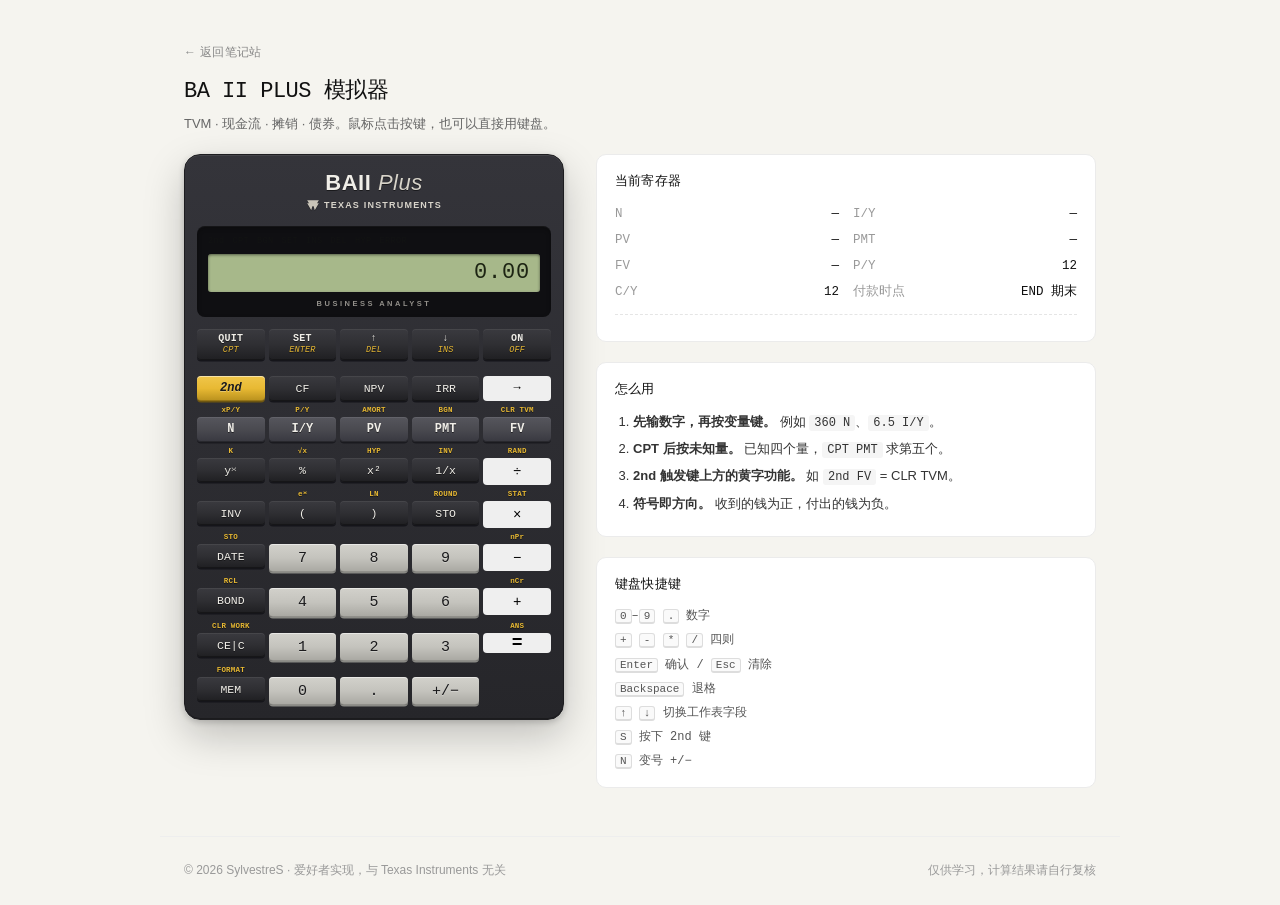
<file: BAII/index.html>
<!DOCTYPE html>
<html lang="zh-CN">
<head>
<meta charset="utf-8" />
<meta name="viewport" content="width=device-width, initial-scale=1" />
<title>BA II PLUS 金融计算器 · SylvestreS</title>
<meta name="description" content="浏览器里的 TI BA II PLUS 模拟器：TVM、现金流 NPV/IRR、摊销、债券，按键与真机一致。" />
<link rel="stylesheet" href="style.css" />
</head>
<body>

<header class="site-head">
  <a class="back" href="../#/">← 返回笔记站</a>
  <h1>BA II PLUS 模拟器</h1>
  <p class="sub">TVM · 现金流 · 摊销 · 债券。鼠标点击按键，也可以直接用键盘。</p>
</header>

<main class="wrap">

  <div class="calc" id="calc">
    <div class="brand">
      <div class="brand-row">
        <span class="brand-model"><b>BAII</b><i> Plus</i></span>
      </div>
      <div class="brand-row brand-ti">
        <!-- 德州仪器 Texas state 标志 -->
        <svg class="ti-mark" viewBox="0 0 24 24" aria-hidden="true">
          <path d="M2 4 L22 4 L19 9 L22 9 L15 21 L13 14 L11 14 L9 21 L2 9 L5 9 Z"
                fill="#c9c4b8" stroke="none"/>
        </svg>
        <span class="brand-name">TEXAS INSTRUMENTS</span>
      </div>
    </div>

    <div class="screen" id="screen">
      <div class="indicators">
        <span class="ind" data-ind="2nd">2nd</span>
        <span class="ind" data-ind="cpt">CPT</span>
        <span class="ind" data-ind="bgn">BGN</span>
        <span class="ind" data-ind="set">SET</span>
        <span class="ind" data-ind="ins">INS</span>
        <span class="ind" data-ind="del">DEL</span>
        <span class="ind" data-ind="hypoth">HYP</span>
        <span class="ind" data-ind="err">ERROR</span>
      </div>
      <div class="lcd">
        <span class="lcd-label" id="lcd-label"></span>
        <span class="lcd-value" id="lcd-value">0</span>
      </div>
      <div class="lcd-foot">BUSINESS ANALYST</div>
    </div>

    <div class="keypad" id="keypad"></div>
  </div>

  <aside class="panels">
    <section class="panel">
      <h2>当前寄存器</h2>
      <div class="regs" id="regs"></div>
      <div class="panel-note" id="cf-view"></div>
    </section>

    <section class="panel">
      <h2>怎么用</h2>
      <ol class="howto">
        <li><b>先输数字，再按变量键。</b> 例如 <code>360 N</code>、<code>6.5 I/Y</code>。</li>
        <li><b>CPT 后按未知量。</b> 已知四个量，<code>CPT PMT</code> 求第五个。</li>
        <li><b>2nd 触发键上方的黄字功能。</b> 如 <code>2nd FV</code> = CLR TVM。</li>
        <li><b>符号即方向。</b> 收到的钱为正，付出的钱为负。</li>
      </ol>
    </section>

    <section class="panel">
      <h2>键盘快捷键</h2>
      <div class="keys-help">
        <div><kbd>0</kbd>–<kbd>9</kbd> <kbd>.</kbd> 数字</div>
        <div><kbd>+</kbd> <kbd>-</kbd> <kbd>*</kbd> <kbd>/</kbd> 四则</div>
        <div><kbd>Enter</kbd> 确认 / <kbd>Esc</kbd> 清除</div>
        <div><kbd>Backspace</kbd> 退格</div>
        <div><kbd>↑</kbd> <kbd>↓</kbd> 切换工作表字段</div>
        <div><kbd>S</kbd> 按下 2nd 键</div>
        <div><kbd>N</kbd> 变号 +/−</div>
      </div>
    </section>
  </aside>

</main>

<footer class="site-foot">
  <span>© 2026 SylvestreS · 爱好者实现，与 Texas Instruments 无关</span>
  <span>仅供学习，计算结果请自行复核</span>
</footer>

<script src="app.js"></script>
</body>
</html>
</file>
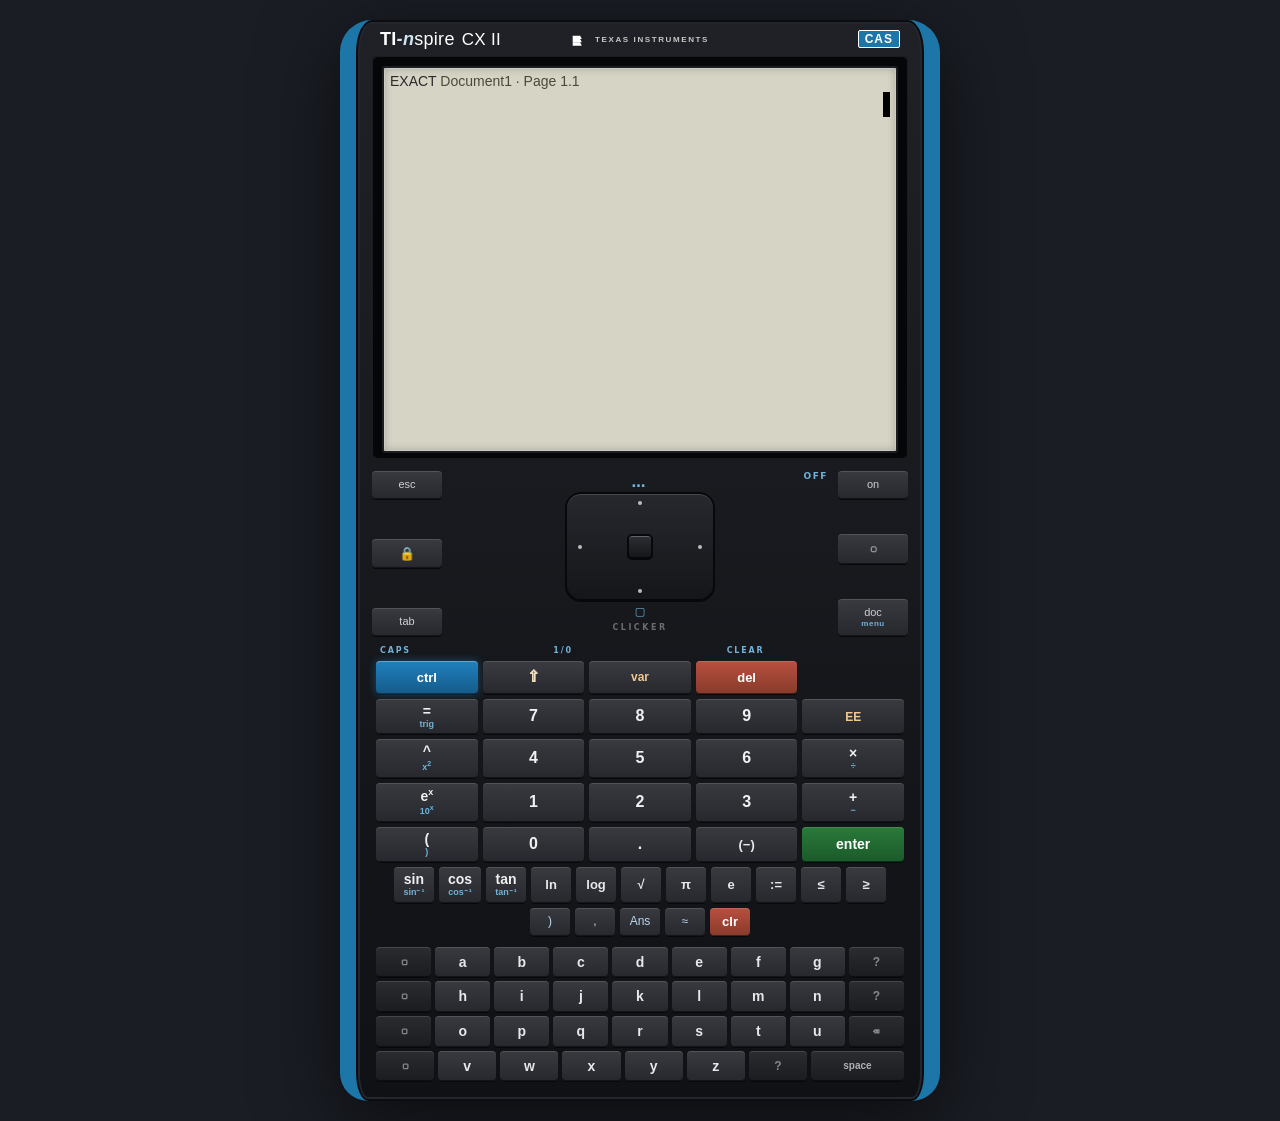
<file: Nspire/index.html>
<!DOCTYPE html>
<html lang="zh-CN">
<head>
  <meta charset="UTF-8" />
  <meta name="viewport" content="width=device-width, initial-scale=1.0" />
  <title>TI-Nspire CX II CAS · 网页版</title>
  <link rel="stylesheet" href="style.css" />
</head>
<body>
  <div class="nspire">
    <div class="machine">

      <!-- 顶部蓝色品牌条 -->
      <div class="brand-bar">
        <span class="brand-title">
          <span class="brand-ti">TI</span><span class="brand-n">-n</span>spire<span class="brand-cx"> CX II</span>
        </span>
        <span class="brand-texas">
          <svg viewBox="0 0 24 16" width="20" height="14" aria-hidden="true">
            <path d="M2 4 L11 4 L13 8 L2 8 Z" fill="#fff"/>
            <path d="M2 8 L11 8 L13 12 L2 12 Z" fill="#fff"/>
            <path d="M2 12 L11 12 L13 16 L2 16 Z" fill="#fff"/>
          </svg>
          <span class="brand-texas-text">TEXAS INSTRUMENTS</span>
        </span>
        <span class="brand-cas">CAS</span>
      </div>

      <!-- 屏幕 -->
      <div class="screen-frame">
        <div class="screen">
          <div class="lcd" id="lcd"></div>
        </div>
      </div>

      <!-- Touchpad + 左右按键 -->
      <div class="touchpad-section">
        <div class="side-keys left">
          <button class="key mod" data-key="esc">esc</button>
          <button class="key mod icon-only" data-key="home" title="home">&#x1F512;</button>
          <button class="key mod" data-key="tab">tab</button>
        </div>

        <div class="touchpad-wrap">
          <div class="tp-top-deco">&hellip;</div>
          <div class="touchpad" id="touchpad">
            <div class="tp-dot tp-up"    data-dir="up"></div>
            <div class="tp-dot tp-right" data-dir="right"></div>
            <div class="tp-dot tp-down"  data-dir="down"></div>
            <div class="tp-dot tp-left"  data-dir="left"></div>
            <div class="tp-center"></div>
          </div>
          <div class="tp-bot-deco">&#x25A2;</div>
          <div class="tp-label">Clicker</div>
          <span class="tp-off">off</span>
        </div>

        <div class="side-keys right">
          <button class="key mod" data-key="on">on</button>
          <button class="key mod icon-only" data-key="page" title="page">&#x25A2;</button>
          <button class="key mod" data-key="doc">doc<span class="mod-sub">menu</span></button>
        </div>
      </div>

      <!-- 修饰键上方小字 -->
      <div class="mod-labels">
        <span class="ml">CAPS</span>
        <span class="ml">1/0</span>
        <span class="ml">clear</span>
      </div>

      <!-- 主键盘区 -->
      <div class="keypad">

        <!-- R0 修饰键 -->
        <div class="kp-row kp-mod">
          <button class="key ctrl"  data-key="ctrl">ctrl</button>
          <button class="key shift" data-key="shift"><span class="shift-icon">&#x21E7;</span></button>
          <button class="key var"   data-key="var">var</button>
          <button class="key del"   data-key="del">del</button>
        </div>

        <!-- R1 =/trig + 789 + EE -->
        <div class="kp-row">
          <button class="key dual" data-action="equals">
            <span class="main">=</span><span class="lbl2">trig</span>
          </button>
          <button class="key num" data-char="7">7</button>
          <button class="key num" data-char="8">8</button>
          <button class="key num" data-char="9">9</button>
          <button class="key dual small-font" data-action="ee">
            <span class="main">EE</span>
          </button>
        </div>

        <!-- R2 ^/x² + 456 + ×/÷ -->
        <div class="kp-row">
          <button class="key dual" data-action="power" data-action-shift="power2">
            <span class="main">^</span><span class="lbl2">x<sup>2</sup></span>
          </button>
          <button class="key num" data-char="4">4</button>
          <button class="key num" data-char="5">5</button>
          <button class="key num" data-char="6">6</button>
          <button class="key dual" data-char="*" data-action-shift="divide">
            <span class="main">&times;</span><span class="lbl2">&divide;</span>
          </button>
        </div>

        <!-- R3 e^x/10^x + 123 + +/− -->
        <div class="kp-row">
          <button class="key dual" data-action="e_pow" data-action-shift="ten_pow">
            <span class="main">e<sup>x</sup></span><span class="lbl2">10<sup>x</sup></span>
          </button>
          <button class="key num" data-char="1">1</button>
          <button class="key num" data-char="2">2</button>
          <button class="key num" data-char="3">3</button>
          <button class="key dual" data-char="+" data-action-shift="minus">
            <span class="main">+</span><span class="lbl2">&minus;</span>
          </button>
        </div>

        <!-- R4 () + 0 . (-) + enter -->
        <div class="kp-row">
          <button class="key dual" data-char="(" data-action-shift="paren_r">
            <span class="main">(</span><span class="lbl2">)</span>
          </button>
          <button class="key num" data-char="0">0</button>
          <button class="key num" data-char=".">.</button>
          <button class="key" data-action="negate">(&minus;)</button>
          <button class="key enter big" data-action="enter">enter</button>
        </div>

        <!-- 功能键栏：三角函数 / 对数 / 根号 / 常数 / 逻辑 / 工具 -->
        <div class="kp-row kp-extra">
          <button class="key fn dual" data-action="sin" data-action-shift="arcsin"><span class="main">sin</span><span class="lbl2">sin⁻¹</span></button>
          <button class="key fn dual" data-action="cos" data-action-shift="arccos"><span class="main">cos</span><span class="lbl2">cos⁻¹</span></button>
          <button class="key fn dual" data-action="tan" data-action-shift="arctan"><span class="main">tan</span><span class="lbl2">tan⁻¹</span></button>

          <button class="key fn" data-action="ln">ln</button>
          <button class="key fn" data-action="log">log</button>

          <button class="key fn" data-action="sqrt">&#8730;</button>
          <button class="key fn" data-action="pi">&#960;</button>
          <button class="key fn" data-action="ekey">e</button>

          <button class="key fn" data-action="assign">:=</button>
          <button class="key fn" data-action="le">&le;</button>
          <button class="key fn" data-action="ge">&ge;</button>

          <button class="key fn sym" data-char=")">)</button>
          <button class="key fn sym" data-action="comma">,</button>
          <button class="key fn sym" data-action="ans">Ans</button>
          <button class="key fn sym" data-action="approx">&asymp;</button>
          <button class="key fn clear" data-action="clear">clr</button>
        </div>

        <!-- 字母键盘 -->
        <div class="letters">
          <!-- 行 1 -->
          <div class="lt-row">
            <button class="key lt-icon" data-action="lt-icon1">&#x25A2;</button>
            <button class="key letter" data-char="a">a</button>
            <button class="key letter" data-char="b">b</button>
            <button class="key letter" data-char="c">c</button>
            <button class="key letter" data-char="d">d</button>
            <button class="key letter" data-char="e">e</button>
            <button class="key letter" data-char="f">f</button>
            <button class="key letter" data-char="g">g</button>
            <button class="key lt-icon" data-action="lt-icon-r1a">?</button>
          </div>
          <!-- 行 2 -->
          <div class="lt-row">
            <button class="key lt-icon" data-action="lt-icon2">&#x25A2;</button>
            <button class="key letter" data-char="h">h</button>
            <button class="key letter" data-char="i">i</button>
            <button class="key letter" data-char="j">j</button>
            <button class="key letter" data-char="k">k</button>
            <button class="key letter" data-char="l">l</button>
            <button class="key letter" data-char="m">m</button>
            <button class="key letter" data-char="n">n</button>
            <button class="key lt-icon" data-action="lt-icon-r2">?</button>
          </div>
          <!-- 行 3 -->
          <div class="lt-row">
            <button class="key lt-icon" data-action="lt-icon3">&#x25A2;</button>
            <button class="key letter" data-char="o">o</button>
            <button class="key letter" data-char="p">p</button>
            <button class="key letter" data-char="q">q</button>
            <button class="key letter" data-char="r">r</button>
            <button class="key letter" data-char="s">s</button>
            <button class="key letter" data-char="t">t</button>
            <button class="key letter" data-char="u">u</button>
            <button class="key lt-icon" data-action="backspace">&#x232B;</button>
          </div>
          <!-- 行 4 -->
          <div class="lt-row lt-row-last">
            <button class="key lt-icon" data-action="lt-icon-l4">&#x25A2;</button>
            <button class="key letter" data-char="v">v</button>
            <button class="key letter" data-char="w">w</button>
            <button class="key letter" data-char="x">x</button>
            <button class="key letter" data-char="y">y</button>
            <button class="key letter" data-char="z">z</button>
            <button class="key lt-icon" data-action="lt-icon-r4">?</button>
            <button class="key space wide" data-action="space">space</button>
          </div>
        </div>

      </div>

    </div>
  </div>

  <script src="vendor/algebrite.js"></script>
  <script src="vendor/skulpt.min.js"></script>
  <script src="vendor/skulpt-stdlib.js"></script>
  <script src="app.js"></script>
</body>
</html>
</file>
<file: BAII/style.css>
/* ============================================================
   TI BA II PLUS 模拟器 · 外观（按真机配色重做）
   真机：深炭灰机身 / 黑色键身+白字 / 浅灰数字键+黑字 /
        奶黄 2nd 键 / 键上方奶黄 2nd 标签印在机身上
   ============================================================ */

:root {
  /* 机身 */
  --body:        #26262a;
  --body-edge:   #1d1d20;
  --body-light:  #34343a;
  /* 屏幕 */
  --screen-bezel: #0f0f12;
  --lcd-bg:      #a7b88a;
  --lcd-bg-off:  #889574;
  --lcd-ink:     #1d2413;
  --lcd-ink-dim: #5b6248;
  /* 键 */
  --key-dark:        #2f2f33;
  --key-dark-top:    #3a3a3f;   /* 高光（上沿） */
  --key-dark-bot:    #1f1f22;   /* 阴影（下沿） */
  --key-dark-active: #1a1a1d;
  --key-tvm:         #4a4a50;
  --key-tvm-top:     #56565d;
  --key-tvm-bot:     #383840;
  --key-digit:       #c4c3bd;
  --key-digit-top:   #d2d1cb;
  --key-digit-bot:   #a8a7a1;
  --key-digit-active:#8c8b86;
  /* 2nd 键 */
  --snd:         #e8b933;
  --snd-top:     #f0c64a;
  --snd-bot:     #b8901d;
  --snd-active:  #8a6a14;
  --snd-label:   #e8b933;   /* 印在键上方的 2nd 标签色 */
  --snd-label-2: #c79a25;   /* 武装态的 2nd 标签色 */
  /* 文字 */
  --ink-white:    #f0eee8;
  --ink-white-2:  #d8d4ca;
  --ink-dark:     #1a1a1c;
  --ink-dark-2:   #3a3a3d;
  --ink-dim:      #888780;
  /* 字体 */
  --mono: "SF Mono", "Cascadia Mono", Consolas, "Liberation Mono", Menlo, monospace;
  --sans: -apple-system, BlinkMacSystemFont, "Segoe UI", "PingFang SC",
          "Hiragino Sans GB", "Microsoft YaHei", sans-serif;
}

* { box-sizing: border-box; }

body {
  margin: 0;
  background: #f5f4ef;
  color: #111;
  font-family: var(--sans);
  font-size: 14px;
  line-height: 1.6;
  -webkit-font-smoothing: antialiased;
}

/* ============ 页面框架 ============ */

.site-head {
  max-width: 960px;
  margin: 0 auto;
  padding: 40px 24px 20px;
}
.site-head .back {
  font-size: 12px;
  color: #888;
  text-decoration: none;
  letter-spacing: 0.3px;
}
.site-head .back:hover { color: #111; }
.site-head h1 {
  font-family: var(--mono);
  font-size: 22px;
  font-weight: 500;
  margin: 12px 0 4px;
  letter-spacing: -0.5px;
}
.site-head .sub { margin: 0; color: #666; font-size: 13px; }

.wrap {
  max-width: 960px;
  margin: 0 auto;
  padding: 0 24px 48px;
  display: grid;
  grid-template-columns: 380px 1fr;
  gap: 32px;
  align-items: start;
}

.site-foot {
  border-top: 1px solid #eee;
  padding: 24px;
  display: flex;
  justify-content: space-between;
  flex-wrap: wrap;
  gap: 8px;
  font-size: 12px;
  color: #999;
  max-width: 960px;
  margin: 0 auto;
}

/* ============ 机身 ============ */

.calc {
  background: linear-gradient(180deg, var(--body-light) 0%, var(--body) 100%);
  border-radius: 16px;
  padding: 12px 12px 14px;
  box-shadow:
    0 1px 0 rgba(255,255,255,.08) inset,
    0 -1px 0 rgba(0,0,0,.3) inset,
    0 16px 40px rgba(0,0,0,.22),
    0 2px 6px rgba(0,0,0,.18);
  user-select: none;
  border: 1px solid var(--body-edge);
}

/* ============ 品牌区 ============ */

.brand {
  text-align: center;
  padding: 4px 0 8px;
  color: var(--ink-white);
}
.brand-row {
  display: flex;
  align-items: center;
  justify-content: center;
  gap: 6px;
  line-height: 1.05;
}
.brand-model {
  font-family: var(--sans);
  font-size: 22px;
  font-weight: 700;
  letter-spacing: 0.5px;
  color: var(--ink-white);
  text-shadow: 0 1px 0 rgba(0,0,0,.5);
}
.brand-model b { font-weight: 700; }
.brand-model i {
  font-style: italic;
  font-weight: 400;
  color: var(--ink-white-2);
}
.brand-ti { margin-top: 4px; gap: 4px; }
.brand-ti .ti-mark {
  width: 14px; height: 14px;
  flex-shrink: 0;
  filter: drop-shadow(0 1px 0 rgba(0,0,0,.4));
}
.brand-name {
  font-family: var(--sans);
  font-size: 9px;
  font-weight: 600;
  letter-spacing: 1.2px;
  color: var(--ink-white-2);
}

/* ============ 屏幕 ============ */

.screen {
  background: var(--screen-bezel);
  border-radius: 8px;
  padding: 9px 11px 7px;
  margin: 6px 0 12px;
  box-shadow: 0 1px 0 rgba(255,255,255,.04) inset,
              0 2px 4px rgba(0,0,0,.3) inset;
}

.indicators {
  display: flex;
  flex-wrap: wrap;
  gap: 8px;
  font-family: var(--mono);
  font-size: 8.5px;
  font-weight: 500;
  letter-spacing: 0.4px;
  color: var(--lcd-ink);
  opacity: 0.18;
  margin-bottom: 5px;
  min-height: 11px;
}
.ind.on { opacity: 1; }
.ind[data-ind="err"].on { color: #a23030; opacity: 1; }

.lcd {
  background: var(--lcd-bg);
  border-radius: 3px;
  padding: 8px 10px;
  display: flex;
  align-items: baseline;
  justify-content: space-between;
  gap: 10px;
  box-shadow: 0 1px 3px rgba(0,0,0,.5) inset,
              0 -1px 0 rgba(255,255,255,.06) inset;
  min-height: 34px;
}
.lcd.off { background: var(--lcd-bg-off); }
.lcd-label {
  font-family: var(--mono);
  font-size: 11px;
  color: var(--lcd-ink);
  opacity: 0.7;
  white-space: nowrap;
}
.lcd-value {
  font-family: var(--mono);
  font-size: 22px;
  line-height: 1;
  color: var(--lcd-ink);
  letter-spacing: 0.8px;
  font-variant-numeric: tabular-nums;
  overflow: hidden;
  text-overflow: clip;
  white-space: nowrap;
  flex: 1;
  text-align: right;
}

.lcd-foot {
  text-align: center;
  margin-top: 6px;
  font-family: var(--sans);
  font-size: 7.5px;
  font-weight: 600;
  letter-spacing: 2.5px;
  color: var(--ink-white-2);
  opacity: 0.65;
}

/* ============ 键盘 ============ */

.keypad {
  display: grid;
  grid-template-columns: repeat(5, 1fr);
  gap: 4px 4px;
}

.slot {
  display: flex;
  flex-direction: column;
  align-items: stretch;
  position: relative;
}

/* 键上方的黄色 2nd 标签（真机是印在机身上的，悬浮在键之上） */
.snd {
  font-family: var(--mono);
  font-size: 7.5px;
  font-weight: 600;
  letter-spacing: 0.2px;
  color: var(--snd-label);
  text-align: center;
  height: 11px;
  line-height: 11px;
  white-space: nowrap;
  overflow: hidden;
  text-shadow: 0 1px 0 rgba(0,0,0,.5);
  margin-bottom: 1px;
}
.snd.armed { color: var(--snd-label-2); }

/* —— 键通用 —— */
.key {
  font-family: var(--mono);
  font-size: 11.5px;
  font-weight: 500;
  border: none;
  border-radius: 4px;
  padding: 6px 2px 5px;
  cursor: pointer;
  white-space: nowrap;
  overflow: hidden;
  text-align: center;
  line-height: 1.15;
  transition: background .05s, transform .04s, box-shadow .04s;
}

/* —— 深色键（最常见） —— */
.key.dark {
  color: var(--ink-white);
  background: linear-gradient(180deg, var(--key-dark-top) 0%, var(--key-dark) 50%, var(--key-dark-bot) 100%);
  box-shadow:
    0 1px 0 rgba(255,255,255,.06) inset,
    0 -1px 0 rgba(0,0,0,.3) inset,
    0 1.5px 0 #15151a;
  text-shadow: 0 1px 0 rgba(0,0,0,.5);
}
.key.dark:hover { filter: brightness(1.12); }
.key.dark:active,
.key.dark.pressed {
  background: linear-gradient(180deg, var(--key-dark-active) 0%, var(--key-dark) 100%);
  transform: translateY(1px);
  box-shadow: 0 0 0 rgba(0,0,0,0);
}

/* —— TVM 键（稍亮一点的深色） —— */
.key.tvm {
  color: var(--ink-white);
  background: linear-gradient(180deg, var(--key-tvm-top) 0%, var(--key-tvm) 50%, var(--key-tvm-bot) 100%);
  box-shadow:
    0 1px 0 rgba(255,255,255,.08) inset,
    0 -1px 0 rgba(0,0,0,.3) inset,
    0 1.5px 0 #1a1a1f;
  text-shadow: 0 1px 0 rgba(0,0,0,.5);
  font-size: 12px;
  font-weight: 600;
}
.key.tvm:hover { filter: brightness(1.1); }
.key.tvm:active,
.key.tvm.pressed {
  background: var(--key-dark-active);
  transform: translateY(1px);
}

/* —— 数字键（浅灰大块） —— */
.key.digit {
  color: var(--ink-dark);
  background: linear-gradient(180deg, var(--key-digit-top) 0%, var(--key-digit) 50%, var(--key-digit-bot) 100%);
  box-shadow:
    0 1px 0 rgba(255,255,255,.5) inset,
    0 -1px 0 rgba(0,0,0,.15) inset,
    0 1.5px 0 #8a8a85;
  font-size: 15px;
  font-weight: 500;
  text-shadow: 0 1px 0 rgba(255,255,255,.3);
}
.key.digit:hover { filter: brightness(1.04); }
.key.digit:active,
.key.digit.pressed {
  background: linear-gradient(180deg, var(--key-digit) 0%, var(--key-digit-active) 100%);
  transform: translateY(1px);
  box-shadow: 0 0 0 rgba(0,0,0,0);
}

/* —— 2nd 键（奶黄色） —— */
.key.snd-key {
  color: var(--ink-dark);
  background: linear-gradient(180deg, var(--snd-top) 0%, var(--snd) 50%, var(--snd-bot) 100%);
  box-shadow:
    0 1px 0 rgba(255,255,255,.5) inset,
    0 -1px 0 rgba(0,0,0,.2) inset,
    0 1.5px 0 #6e5610;
  font-size: 12px;
  font-weight: 700;
  text-shadow: 0 1px 0 rgba(255,255,255,.3);
  font-style: italic;
}
.key.snd-key:hover { filter: brightness(1.05); }
.key.snd-key:active,
.key.snd-key.pressed,
.key.snd-key.armed {
  background: linear-gradient(180deg, var(--snd-active) 0%, var(--snd-bot) 100%);
  transform: translateY(1px);
}

/* —— 双行标签键（顶行 QUIT/CPT 等，主+2nd 同印在键上） —— */
.key.two-line {
  font-size: 9.5px;
  line-height: 1.15;
  padding: 4px 2px 5px;
}
.key.two-line .k-main {
  display: block;
  font-size: 10px;
  font-weight: 600;
  letter-spacing: 0.3px;
  margin-bottom: 1px;
}
.key.two-line .k-snd {
  display: block;
  font-size: 8.5px;
  font-weight: 500;
  color: var(--snd-label);
  letter-spacing: 0.2px;
  font-style: italic;
}
.key.snd-active .k-snd { color: var(--snd-active); }

/* —— 箭头键 —— */
.key.arrow {
  font-size: 12px;
  font-weight: 500;
}

/* —— 运算符键 —— */
.key.op {
  font-size: 14px;
  font-weight: 500;
}

/* —— = 跨两行 —— */
.key.tall {
  grid-row: span 2;
  font-size: 18px;
  font-weight: 600;
  padding: 0;
  display: flex;
  align-items: center;
  justify-content: center;
}

/* —— 占位 —— */
.key.blank {
  background: transparent;
  box-shadow: none;
  cursor: default;
  pointer-events: none;
  visibility: hidden;
}
.key.blank:active { transform: none; }

/* ============ 侧栏 ============ */

.panels { display: flex; flex-direction: column; gap: 20px; }

.panel {
  border: 1px solid #ebebeb;
  border-radius: 10px;
  padding: 16px 18px;
  background: #fff;
}
.panel h2 {
  font-size: 13px;
  font-weight: 500;
  margin: 0 0 12px;
  letter-spacing: 0.2px;
}

.regs {
  display: grid;
  grid-template-columns: repeat(2, 1fr);
  gap: 6px 14px;
  font-family: var(--mono);
  font-size: 12.5px;
}
.reg { display: flex; justify-content: space-between; gap: 8px; }
.reg span:first-child { color: #999; }
.reg span:last-child { font-variant-numeric: tabular-nums; }
.reg.set span:last-child { color: #111; font-weight: 500; }

.panel-note {
  margin-top: 12px;
  font-family: var(--mono);
  font-size: 11.5px;
  color: #777;
  white-space: pre-wrap;
  line-height: 1.7;
  border-top: 1px dashed #e5e5e5;
  padding-top: 10px;
}

.howto { margin: 0; padding-left: 18px; font-size: 13px; color: #333; }
.howto li { margin-bottom: 6px; }
.howto code {
  font-family: var(--mono);
  font-size: 12px;
  background: #f5f5f5;
  padding: 1px 5px;
  border-radius: 3px;
}

.keys-help {
  font-family: var(--mono);
  font-size: 12px;
  color: #555;
  display: grid;
  gap: 5px;
}
kbd {
  font-family: var(--mono);
  font-size: 11px;
  border: 1px solid #ddd;
  border-bottom-width: 2px;
  border-radius: 3px;
  padding: 0 4px;
  background: #fafafa;
}

/* ============ 响应式 ============ */

@media (max-width: 820px) {
  .wrap { grid-template-columns: 1fr; }
  .calc { max-width: 380px; margin: 0 auto; }
}
@media (max-width: 400px) {
  .wrap { padding: 0 14px 32px; }
  .key { font-size: 10.5px; padding: 5px 1px 4px; }
  .key.digit { font-size: 13px; }
  .key.two-line .k-main { font-size: 9px; }
  .key.two-line .k-snd { font-size: 7.5px; }
  .snd { font-size: 6.5px; }
  .lcd-value { font-size: 18px; }
  .brand-model { font-size: 19px; }
}
</file>
<file: Nspire/style.css>
/* ===================================================================
 * TI-Nspire CX II CAS · 真机 1:1 还原（严格按照片）
 *   - 蓝色侧边轨 + 顶部蓝色品牌条
 *   - 4:3 浅米色 LCD
 *   - Touchpad 4 向 + 中心 Clicker
 *   - 主键盘：5 行 × 5 列（修饰 + 789 + 456 + 123 + 0.±enter）+ 字母 4 行
 * =================================================================== */

* { box-sizing: border-box; margin: 0; padding: 0; }

body {
  font-family: -apple-system, BlinkMacSystemFont, "Segoe UI", system-ui, sans-serif;
  background: #1a1d24;
  display: flex;
  justify-content: center;
  align-items: flex-start;
  min-height: 100vh;
  padding: 20px 10px;
  color: #fff;
}

.nspire {
  width: 600px;
  filter: drop-shadow(0 20px 40px rgba(0,0,0,0.6));
}

.machine {
  /* 黑色面板 + 两侧蓝色侧边轨（模拟真机橡胶护条） */
  background: linear-gradient(180deg, #1f2126 0%, #0f1115 100%);
  border-radius: 32px 32px 28px 28px;
  padding: 0 16px 16px;
  position: relative;
  border-left:   16px solid #1d76a8;
  border-right:  16px solid #1d76a8;
  box-shadow:
    inset 0 0 0 2px #0a0c10,
    inset 0 0 0 4px #23262c;
}

/* ===================== 顶部蓝色品牌条 ===================== */

.brand-bar {
  display: grid;
  grid-template-columns: 1fr auto 1fr;
  align-items: center;
  padding: 10px 8px 8px;
  background: transparent;
  user-select: none;
}

.brand-title {
  font-family: "Trebuchet MS", "Lucida Sans", sans-serif;
  font-size: 18px;
  color: #fff;
  font-weight: 400;
  letter-spacing: 0.3px;
  white-space: nowrap;
  line-height: 1;
}
.brand-title .brand-ti { font-weight: 700; color: #ffffff; }
.brand-title .brand-n  { color: #cfe5f3; font-style: italic; font-weight: 600; }
.brand-title .brand-cx { font-family: "Trebuchet MS", sans-serif; font-weight: 300; color: #ffffff; font-size: 17px; margin-left: 2px; }

.brand-texas {
  display: inline-flex;
  align-items: center;
  gap: 4px;
  font-family: "Arial Narrow", Arial, sans-serif;
  font-size: 8px;
  color: #c8c8c8;
  letter-spacing: 1.6px;
  text-transform: uppercase;
  font-weight: 600;
  white-space: nowrap;
}
.brand-texas svg { display: block; }

.brand-cas {
  justify-self: end;
  font-family: "Arial Black", "Trebuchet MS", sans-serif;
  font-size: 12px;
  font-weight: 800;
  color: #fff;
  background: #1d76a8;
  border: 1px solid #fff;
  padding: 1px 6px;
  border-radius: 2px;
  letter-spacing: 1px;
}

/* ===================== 屏幕区 ===================== */

.screen-frame {
  background: #050608;
  border-radius: 6px;
  padding: 10px 10px 6px;
  margin-bottom: 12px;
  box-shadow: inset 0 0 0 1px #1a1c20;
}

.screen {
  width: 100%;
  aspect-ratio: 4 / 3;
  background: #d6d4c5;
  border-radius: 3px;
  border: 2px solid #1c1d20;
  position: relative;
  overflow: hidden;
  box-shadow:
    inset 0 0 8px rgba(0,0,0,0.25),
    inset 0 0 0 1px rgba(255,255,255,0.4);
}

.lcd {
  position: absolute;
  inset: 0;
  padding: 4px 6px;
  font-family: "Lucida Sans", "Segoe UI", sans-serif;
  font-size: 14px;
  color: #2a2a2a;
  overflow: hidden;
  line-height: 1.4;
}

.lcd .calc-entry {
  display: block;
  text-align: right;
  font-size: 18px;
  font-weight: 600;
  margin-bottom: 6px;
  min-height: 24px;
  word-break: break-all;
}

.lcd .calc-history {
  font-size: 13px;
  color: #1c1c1c;
}

.lcd .calc-history .row {
  padding: 2px 0;
  border-bottom: 1px dotted rgba(0,0,0,0.15);
}

.lcd .calc-history .row.in  { color: #000; }
.lcd .calc-history .row.out {
  color: #2a4d8f;
  text-align: right;
  font-weight: 600;
}

.lcd .cursor {
  display: inline-block;
  width: 7px;
  background: #000;
  animation: blink 1s steps(1) infinite;
  vertical-align: text-bottom;
}
@keyframes blink {
  0%, 50%   { opacity: 1; }
  51%, 100% { opacity: 0; }
}

/* ===================== Touchpad 区 ===================== */

.touchpad-section {
  display: grid;
  grid-template-columns: 70px 1fr 70px;
  gap: 10px;
  margin-bottom: 10px;
  align-items: stretch;
  position: relative;
  min-height: 130px;
}

.side-keys {
  display: flex;
  flex-direction: column;
  gap: 6px;
  justify-content: space-between;
}

.touchpad-wrap {
  display: flex;
  flex-direction: column;
  align-items: center;
  position: relative;
  padding: 4px 0 4px;
}

.tp-top-deco {
  font-size: 14px;
  color: #6fb3d9;
  letter-spacing: 3px;
  line-height: 1;
  margin-bottom: 3px;
  font-weight: 700;
}

.touchpad {
  width: 150px;
  height: 110px;
  background: linear-gradient(180deg, #26282d 0%, #14161a 100%);
  border-radius: 16px;
  position: relative;
  border: 2px solid #06080b;
  box-shadow:
    inset 0 1px 0 rgba(255,255,255,0.15),
    inset 0 -1px 0 rgba(0,0,0,0.7);
  cursor: pointer;
  user-select: none;
}

/* 4 个小点（N/S/E/W） */
.tp-dot {
  position: absolute;
  width: 4px; height: 4px;
  background: #fff;
  border-radius: 50%;
  pointer-events: none;
  opacity: 0.7;
}
.tp-up    { top: 7px;    left: 50%; transform: translateX(-50%); }
.tp-down  { bottom: 7px; left: 50%; transform: translateX(-50%); }
.tp-left  { left: 11px;  top: 50%;  transform: translateY(-50%); }
.tp-right { right: 11px; top: 50%;  transform: translateY(-50%); }

/* 中心 Clicker */
.tp-center {
  position: absolute;
  top: 50%; left: 50%;
  width: 26px; height: 26px;
  transform: translate(-50%, -50%);
  background: linear-gradient(180deg, #2c2e33 0%, #14161a 100%);
  border: 2px solid #06080b;
  border-radius: 5px;
  box-shadow: inset 0 1px 0 rgba(255,255,255,0.25), inset 0 -1px 0 rgba(0,0,0,0.7);
  pointer-events: none;
}

.tp-bot-deco {
  margin-top: 4px;
  font-size: 11px;
  color: #6fb3d9;
  line-height: 1;
}

.tp-label {
  margin-top: 6px;
  font-size: 8px;
  color: #6a6c70;
  letter-spacing: 2.5px;
  text-transform: uppercase;
  font-weight: 700;
}

.tp-off {
  position: absolute;
  top: 0;
  right: 0;
  font-size: 9px;
  color: #6fb3d9;
  letter-spacing: 1.5px;
  font-weight: 700;
  text-transform: uppercase;
}

/* ===================== 修饰键上方小字 ===================== */

.mod-labels {
  display: grid;
  grid-template-columns: 1fr 1fr 1fr;
  padding: 0 8px;
  margin-bottom: 2px;
  font-size: 8px;
  color: #6fb3d9;
  letter-spacing: 1.8px;
  text-transform: uppercase;
  font-weight: 700;
}

/* ===================== 主键盘区 ===================== */

.keypad {
  background: transparent;
  padding: 4px 4px 4px;
  display: flex;
  flex-direction: column;
  gap: 5px;
}

.kp-row {
  display: grid;
  grid-template-columns: repeat(5, 1fr);
  gap: 5px;
}

/* 字母键盘 */
.letters {
  margin-top: 6px;
  display: flex;
  flex-direction: column;
  gap: 4px;
}

.lt-row {
  display: grid;
  grid-template-columns: repeat(9, 1fr);
  gap: 4px;
}

.lt-row-last {
  grid-template-columns: 1fr repeat(5, 1fr) 1fr 1.6fr;
  gap: 4px;
}

/* ===================== 按键样式 ===================== */

.key {
  background: linear-gradient(180deg, #383a3f 0%, #26282d 100%);
  color: #e8e8ea;
  border: none;
  border-radius: 4px;
  padding: 8px 4px;
  font-family: "Lucida Sans", "Segoe UI", sans-serif;
  font-size: 13px;
  font-weight: 600;
  cursor: pointer;
  user-select: none;
  min-height: 28px;
  box-shadow:
    inset 0 1px 0 rgba(255,255,255,0.13),
    inset 0 -1px 0 rgba(0,0,0,0.5),
    0 1px 0 #06080b;
  transition: transform 0.05s, box-shadow 0.05s;
  position: relative;
  display: flex;
  align-items: center;
  justify-content: center;
  flex-direction: column;
  line-height: 1.05;
}

.key:hover  { background: linear-gradient(180deg, #4a4c52 0%, #383a3e 100%); }
.key:active,
.key.pressed {
  transform: translateY(1px);
  box-shadow: inset 0 1px 2px rgba(0,0,0,0.6);
}

/* 数字键：稍大、白亮 */
.key.num {
  font-size: 16px;
  font-weight: 700;
  color: #f0f0f2;
}

/* 修饰键 */
.key.mod {
  font-size: 11px;
  color: #cfcfd2;
  font-weight: 500;
  min-height: 26px;
}

.key.mod .mod-sub {
  display: block;
  font-size: 8px;
  color: #6fb3d9;
  margin-top: 1px;
  font-weight: 700;
  text-transform: lowercase;
  letter-spacing: 0.5px;
}

.key.icon-only {
  font-size: 13px;
  color: #cfcfd2;
}

/* 蓝色 ctrl 键（真机发光蓝） */
.key.ctrl {
  background: linear-gradient(180deg, #2081bd 0%, #155a8a 100%);
  color: #fff;
  font-weight: 700;
  box-shadow:
    inset 0 1px 0 rgba(255,255,255,0.3),
    inset 0 -1px 0 rgba(0,0,0,0.4),
    0 0 8px rgba(50,150,220,0.4),
    0 1px 0 #06080b;
}
.key.ctrl:hover { background: linear-gradient(180deg, #3091cd 0%, #256a9a 100%); }

/* shift 键 */
.key.shift {
  background: linear-gradient(180deg, #3a3c42 0%, #26282d 100%);
  color: #f0e0c0;
}
.shift-icon { font-size: 16px; }

/* var 键（橙色提示） */
.key.var {
  background: linear-gradient(180deg, #3a3c42 0%, #26282d 100%);
  color: #f0c890;
  font-size: 12px;
}

/* del 键（橙红色） */
.key.del {
  background: linear-gradient(180deg, #b85040 0%, #883a2a 100%);
  color: #fff;
  font-weight: 700;
}
.key.del:hover { background: linear-gradient(180deg, #c86050 0%, #984a3a 100%); }

/* 双标签键（主 + 副） */
.key.dual {
  padding: 5px 3px;
}

/* 功能键栏：可换行 flex 容器 */
.kp-extra {
  display: flex;
  flex-wrap: wrap;
  gap: 5px;
  justify-content: center;
}
.kp-extra .fn {
  flex: 0 0 auto;
  min-width: 40px;
  padding: 7px 9px;
  font-size: 13px;
}
.kp-extra .fn.dual { padding: 5px 9px; }
.kp-extra .fn.sym { color: #b8d8f0; }
.kp-extra .fn.clear {
  background: linear-gradient(180deg, #b85040 0%, #883a2a 100%);
  color: #fff;
  font-weight: 700;
}
.key.dual .main { font-size: 14px; font-weight: 700; color: #f0f0f2; line-height: 1; }
.key.dual .lbl2 { font-size: 9px;  color: #6fb3d9; font-weight: 600; margin-top: 2px; }
.key.dual .lbl2 sup { font-size: 7px; }
.key.dual .main sup { font-size: 9px; }
.key.dual.small-font .main { font-size: 12px; color: #f0c890; }

/* 字母键：默认小写（照片键印大写，但默认输入小写） */
.key.letter {
  font-size: 14px;
  font-weight: 700;
  color: #e8e8ea;
}

/* 小图标键（字母行两侧） */
.key.lt-icon {
  background: linear-gradient(180deg, #2a2c30 0%, #1a1c20 100%);
  font-size: 12px;
  color: #888;
  font-weight: 700;
}

/* 空格键 */
.key.space.wide {
  font-size: 10px;
  color: #b0b0b3;
  background: linear-gradient(180deg, #2a2c30 0%, #1a1c20 100%);
}

/* 符号键（≈/Ans/≤/≥） */
.key.sym {
  font-size: 12px;
  color: #b8d8f0;
  font-weight: 500;
}

/* enter 键：稍宽、绿色调（真机配色为深绿描边） */
.key.enter {
  background: linear-gradient(180deg, #2a7a3a 0%, #1a5a2a 100%);
  color: #fff;
  font-weight: 700;
  font-size: 13px;
}
.key.enter:hover { background: linear-gradient(180deg, #3a8a4a 0%, #2a6a3a 100%); }
.key.enter.big { font-size: 14px; }

/* shift / ctrl 激活后高亮 */
body.shift-on .key.shift {
  box-shadow:
    inset 0 0 0 2px #f0a040,
    inset 0 1px 0 rgba(255,255,255,0.3),
    0 0 6px rgba(240,160,64,0.5);
}
body.ctrl-on .key.ctrl {
  box-shadow:
    inset 0 0 0 2px #fff,
    0 0 12px rgba(50,180,240,0.7);
}

/* 2nd 激活态（备用） */
.key.second-active {
  outline: 2px solid #f0a040;
  outline-offset: -2px;
}

/* 点击态联动：双标签键在 shift 激活时，副标签变亮 */
body.shift-on .key.dual .lbl2 { color: #f0a040; font-weight: 700; }
body.shift-on .key.dual .main { color: #888; }

/* ===================== Graphs 绘图应用 ===================== */

.lcd .graph-view {
  display: flex;
  flex-direction: column;
  height: 100%;
  gap: 2px;
}

.graph-toolbar {
  display: flex;
  gap: 3px;
  flex-wrap: wrap;
  align-items: center;
  font-size: 11px;
}
.graph-toolbar .gtitle {
  font-weight: 700;
  color: #1a3a6b;
  font-size: 12px;
  margin-right: 2px;
}
.graph-toolbar .gbtn {
  background: #3a6ea5;
  color: #fff;
  border: none;
  border-radius: 3px;
  padding: 2px 6px;
  font-size: 10px;
  cursor: pointer;
}
.graph-toolbar .gbtn:hover { background: #4a7eb5; }
.graph-toolbar .gbtn.active { background: #c0504d; }

.graph-fns .chip {
  font-size: 10px;
  padding: 2px 5px;
  border-radius: 3px;
  border: 1px solid #999;
  cursor: pointer;
  background: rgba(255, 255, 255, 0.55);
}
.graph-fns .chip.active { outline: 2px solid #000; }

.graph-canvas {
  width: 100%;
  height: auto;
  aspect-ratio: 3 / 2;
  background: #fff;
  border: 1px solid #888;
  border-radius: 2px;
  display: block;
}

.graph-eq {
  font-size: 12px;
  color: #333;
  padding: 1px 2px;
  border-radius: 2px;
}
.graph-eq.active { background: rgba(43, 108, 255, 0.12); }
.graph-eq .fx { font-weight: 700; }

.graph-entry {
  font-size: 13px;
  font-weight: 600;
  text-align: left;
  min-height: 16px;
  word-break: break-all;
}
.graph-trace {
  font-size: 10px;
  color: #333;
}

.graph-window {
  display: grid;
  grid-template-columns: auto 1fr auto 1fr;
  gap: 2px 6px;
  font-size: 11px;
  align-items: center;
  background: rgba(255, 255, 255, 0.6);
  border: 1px solid #aaa;
  border-radius: 3px;
  padding: 3px 4px;
}
.graph-window label { color: #1a3a6b; font-weight: 600; }
.graph-window input {
  width: 64px;
  font-size: 11px;
  border: 1px solid #999;
  border-radius: 2px;
  padding: 1px 3px;
}
.graph-window .gbtn { grid-column: span 2; justify-self: start; }

/* ===================== 通用 App 顶栏 ===================== */
.lcd .app-bar {
  display: flex;
  align-items: center;
  gap: 5px;
  flex-wrap: wrap;
  padding: 1px 2px 3px;
  border-bottom: 1px solid rgba(0,0,0,0.18);
  margin-bottom: 3px;
}
.lcd .app-title {
  font-weight: 700;
  color: #1a3a6b;
  font-size: 13px;
  margin-right: auto;
}
.lcd .app-sub { font-size: 9px; color: #666; }
.lcd .gbtn {
  background: #3a6ea5;
  color: #fff;
  border: none;
  border-radius: 3px;
  padding: 2px 7px;
  font-size: 10px;
  cursor: pointer;
}
.lcd .gbtn:hover { background: #4a7eb5; }
.lcd .gbtn.active { background: #c0504d; }

/* ===================== Notes ===================== */
.lcd .notes-view { display: flex; flex-direction: column; height: 100%; }
.lcd .notes-area {
  flex: 1;
  width: 100%;
  border: 1px solid #aaa;
  border-radius: 3px;
  padding: 5px;
  font-family: "Lucida Sans", "Segoe UI", sans-serif;
  font-size: 13px;
  color: #222;
  resize: none;
  background: #fffdf5;
}

/* ===================== Lists / Spreadsheet ===================== */
.lcd .grid-view { display: flex; flex-direction: column; height: 100%; }
.lcd .cell-edit-row { display: flex; align-items: center; gap: 5px; margin-bottom: 4px; }
.lcd .cell-ref { font-weight: 700; color: #1a3a6b; font-size: 12px; min-width: 28px; }
.lcd .cell-edit {
  flex: 1; font-size: 12px; border: 1px solid #999; border-radius: 2px; padding: 2px 4px; color: #222;
}
.lcd .grid {
  display: grid;
  gap: 1px;
  background: #bbb;
  border: 1px solid #999;
  border-radius: 2px;
  overflow: auto;
  flex: 1;
}
.lcd .cell {
  background: #fff;
  font-size: 11px;
  padding: 2px 4px;
  color: #222;
  min-height: 18px;
  cursor: pointer;
  white-space: nowrap;
  overflow: hidden;
}
.lcd .cell.active { background: #d6e6ff; outline: 2px solid #1a3a6b; outline-offset: -2px; }

/* ===================== Data & Statistics ===================== */
.lcd .data-view { display: flex; flex-direction: column; height: 100%; gap: 3px; }
.lcd .data-entry-row { display: flex; gap: 4px; }
.lcd .data-entry { flex: 1; font-size: 12px; border: 1px solid #999; border-radius: 2px; padding: 2px 4px; color: #222; }
.lcd .data-plot-btns { display: flex; gap: 4px; }
.lcd .data-canvas {
  width: 100%; height: auto; aspect-ratio: 9 / 5; background: #fff;
  border: 1px solid #888; border-radius: 2px; display: block;
}
.lcd .data-stat { font-size: 10px; color: #333; }

/* ===================== Geometry ===================== */
.lcd .geom-view { display: flex; flex-direction: column; height: 100%; gap: 3px; }
.lcd .geom-canvas {
  width: 100%; height: auto; aspect-ratio: 3 / 2; background: #fff;
  border: 1px solid #888; border-radius: 2px; display: block; cursor: crosshair;
}
.lcd .geom-hint { font-size: 9px; color: #666; }

/* ===================== Python ===================== */
.lcd .py-view { display: flex; flex-direction: column; height: 100%; gap: 3px; }
.lcd .py-code {
  flex: 1; width: 100%; min-height: 80px;
  border: 1px solid #999; border-radius: 3px; padding: 5px;
  font-family: "Consolas", "Menlo", monospace; font-size: 12px; color: #222;
  background: #1e1e1e; color: #d4d4d4; resize: none;
}
.lcd .py-out {
  height: 33%; min-height: 40px; overflow: auto;
  border: 1px solid #999; border-radius: 3px; padding: 4px;
  font-family: "Consolas", "Menlo", monospace; font-size: 11px;
  background: #f4f4f0; color: #222; white-space: pre-wrap;
}

/* ===================== Vernier ===================== */
.lcd .vernier-view { display: flex; flex-direction: column; height: 100%; gap: 3px; }
.lcd .vernier-canvas {
  width: 100%; height: auto; aspect-ratio: 9 / 5; background: #fff;
  border: 1px solid #888; border-radius: 2px; display: block;
}
.lcd .vernier-note { font-size: 9px; color: #777; }
.lcd .vernier-stat { font-size: 10px; color: #333; }
</file>
